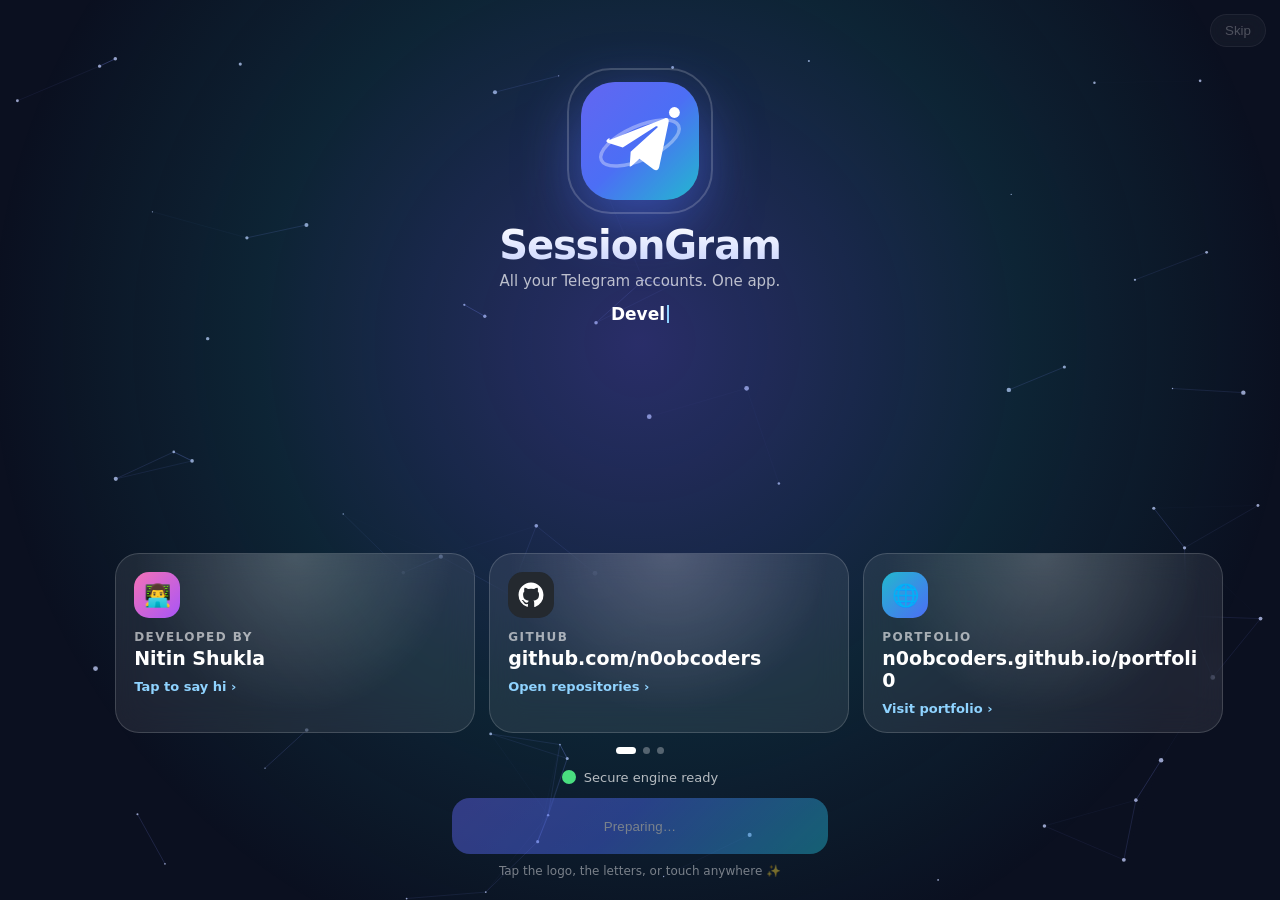
<file: static/intro.html>
<!doctype html>
<html lang="en">
<head>
<meta charset="utf-8">
<meta name="viewport" content="width=device-width, initial-scale=1, maximum-scale=1, viewport-fit=cover">
<meta name="theme-color" content="#0b1020">
<title>SessionGram</title>
<style>
  :root { --grad: linear-gradient(135deg, #6366f1 0%, #4c6ef5 45%, #22b8cf 100%); }
  * { box-sizing: border-box; -webkit-tap-highlight-color: transparent; }
  html, body { margin: 0; height: 100%; overflow: hidden; background: #0b1020; color: #fff;
    font-family: "Inter", Roboto, -apple-system, "Segoe UI", system-ui, sans-serif; -webkit-font-smoothing: antialiased; user-select: none; }
  canvas { position: fixed; inset: 0; width: 100%; height: 100%; }
  .glow { position: fixed; width: 120vmax; height: 120vmax; left: 50%; top: 38%; transform: translate(-50%, -50%);
    background: radial-gradient(circle, rgba(99,102,241,.35), rgba(34,184,207,.12) 35%, transparent 60%); pointer-events: none; animation: breathe 6s ease-in-out infinite; }
  @keyframes breathe { 50% { transform: translate(-50%, -50%) scale(1.08); opacity: .8; } }
  main { position: fixed; inset: 0; display: flex; flex-direction: column; align-items: center; padding: max(28px, env(safe-area-inset-top)) 0 max(22px, env(safe-area-inset-bottom)); }
  .skip { position: fixed; top: max(14px, env(safe-area-inset-top)); right: 14px; z-index: 5; color: rgba(255,255,255,.75); font: 600 14px inherit;
    background: rgba(255,255,255,.1); border: 1px solid rgba(255,255,255,.18); padding: 8px 14px; border-radius: 999px; backdrop-filter: blur(8px); }
  .skip:disabled { opacity: .35; }
  .logo { margin-top: 6vh; width: 118px; height: 118px; border-radius: 34px; position: relative; cursor: pointer;
    box-shadow: 0 20px 60px rgba(76,110,245,.55), 0 0 0 1px rgba(255,255,255,.15) inset; animation: drop .9s cubic-bezier(.2,1.4,.4,1) both; transition: transform .25s; }
  .logo svg { width: 100%; height: 100%; display: block; border-radius: 34px; }
  .logo.spin { animation: spinpop .9s cubic-bezier(.2,1.2,.4,1); }
  .logo::after { content: ""; position: absolute; inset: -14px; border-radius: 44px; border: 2px solid rgba(255,255,255,.18); animation: ring 2.4s ease-out infinite; }
  @keyframes ring { from { transform: scale(.9); opacity: 1; } to { transform: scale(1.25); opacity: 0; } }
  @keyframes drop { from { transform: translateY(-40px) scale(.5); opacity: 0; } }
  @keyframes spinpop { 50% { transform: rotate(200deg) scale(1.15); } to { transform: rotate(360deg); } }
  h1 { margin: 22px 0 4px; font-size: 40px; font-weight: 800; letter-spacing: -.03em; display: flex; }
  h1 span { display: inline-block; background: linear-gradient(180deg, #fff, #c7d2fe); -webkit-background-clip: text; background-clip: text; color: transparent;
    animation: letter .6s cubic-bezier(.2,1.5,.4,1) both; cursor: pointer; }
  h1 span.hop { animation: hop .5s cubic-bezier(.2,1.6,.4,1); }
  @keyframes letter { from { transform: translateY(30px) rotate(12deg); opacity: 0; } }
  @keyframes hop { 40% { transform: translateY(-16px) scale(1.2); } }
  .tag { color: rgba(255,255,255,.7); font-size: 15px; margin-bottom: 4px; animation: fadeup .8s .9s both; }
  .credit { font-size: 17px; min-height: 26px; color: #fff; font-weight: 600; margin-top: 10px; }
  .credit .cur { display: inline-block; width: 2px; height: 18px; background: #8fd3ff; margin-left: 2px; vertical-align: -3px; animation: blink 1s infinite; }
  @keyframes blink { 50% { opacity: 0; } }
  @keyframes fadeup { from { transform: translateY(12px); opacity: 0; } }
  .cards { margin-top: auto; width: 100%; display: flex; gap: 14px; overflow-x: auto; scroll-snap-type: x mandatory; padding: 18px 9vw 10px; scrollbar-width: none; perspective: 900px; }
  .cards::-webkit-scrollbar { display: none; }
  .card { flex: none; width: 82vw; max-width: 360px; scroll-snap-align: center; border-radius: 24px; padding: 18px 18px 16px; text-decoration: none; color: #fff;
    background: rgba(255,255,255,.08); border: 1px solid rgba(255,255,255,.16); backdrop-filter: blur(16px); -webkit-backdrop-filter: blur(16px);
    transform-style: preserve-3d; transition: transform .15s ease-out, background .2s; position: relative; overflow: hidden; animation: fadeup .7s both; }
  .card:nth-child(1) { animation-delay: 1.4s; } .card:nth-child(2) { animation-delay: 1.55s; } .card:nth-child(3) { animation-delay: 1.7s; }
  .card:active { background: rgba(255,255,255,.14); }
  .card .shine { position: absolute; inset: 0; pointer-events: none; background: radial-gradient(400px circle at var(--mx, 50%) var(--my, 0%), rgba(255,255,255,.18), transparent 40%); }
  .card .ic { width: 46px; height: 46px; border-radius: 15px; display: grid; place-items: center; font-size: 22px; margin-bottom: 12px; transform: translateZ(30px); }
  .card .k { font-size: 12px; text-transform: uppercase; letter-spacing: .12em; color: rgba(255,255,255,.6); font-weight: 700; }
  .card .v { font-size: 19px; font-weight: 700; margin-top: 3px; word-break: break-all; transform: translateZ(20px); }
  .card .go { margin-top: 10px; font-size: 13px; color: #8fd3ff; font-weight: 600; }
  .dots { display: flex; gap: 7px; justify-content: center; margin: 4px 0 14px; }
  .dots i { width: 7px; height: 7px; border-radius: 4px; background: rgba(255,255,255,.3); transition: width .2s, background .2s; }
  .dots i.on { width: 20px; background: #fff; }
  .foot { width: 100%; max-width: 420px; padding: 0 22px; animation: fadeup .7s 1.9s both; }
  .status { display: flex; align-items: center; justify-content: center; gap: 8px; font-size: 13px; color: rgba(255,255,255,.7); margin-bottom: 12px; min-height: 18px; text-align: center; }
  .status .sp { width: 14px; height: 14px; border-radius: 50%; border: 2px solid rgba(255,255,255,.3); border-top-color: #fff; animation: rot .8s linear infinite; flex: none; }
  .status.ok .sp { animation: none; border-color: #4ade80; background: #4ade80; }
  .status.bad { color: #fca5a5; } .status.bad .sp { display: none; }
  @keyframes rot { to { transform: rotate(360deg); } }
  .enter { width: 100%; height: 56px; border: 0; border-radius: 18px; background: var(--grad); color: #fff; font: 700 17px inherit; letter-spacing: .01em; position: relative; overflow: hidden;
    box-shadow: 0 14px 34px rgba(76,110,245,.5); transition: transform .12s, opacity .2s; }
  .enter:disabled { opacity: .45; box-shadow: none; }
  .enter:active:not(:disabled) { transform: scale(.98); }
  .enter .fill { position: absolute; left: 0; top: 0; bottom: 0; width: 0; background: rgba(255,255,255,.18); }
  .enter span { position: relative; }
  .ripple { position: absolute; border-radius: 50%; background: rgba(255,255,255,.5); transform: scale(0); animation: rip .6s ease-out; pointer-events: none; }
  @keyframes rip { to { transform: scale(4); opacity: 0; } }
  .hint { text-align: center; color: rgba(255,255,255,.45); font-size: 12px; margin-top: 10px; }
  .bye { animation: bye .45s ease-in forwards; }
  @keyframes bye { to { opacity: 0; transform: scale(1.06); filter: blur(6px); } }
  @media (max-height: 640px) { .logo { width: 90px; height: 90px; margin-top: 2vh; } h1 { font-size: 32px; margin-top: 14px; } }
  @media (prefers-reduced-motion: reduce) { *, *::before, *::after { animation-duration: .01s !important; animation-iteration-count: 1 !important; } }
</style>
</head>
<body>
<canvas id="fx"></canvas>
<div class="glow"></div>
<button class="skip" id="skip" disabled>Skip</button>
<main id="main">
  <div class="logo" id="logo" title="Tap me">
    <svg viewBox="0 0 240 240"><defs><linearGradient id="g" x1="0" y1="0" x2="1" y2="1"><stop offset="0" stop-color="#6366f1"/><stop offset=".5" stop-color="#4c6ef5"/><stop offset="1" stop-color="#22b8cf"/></linearGradient></defs><rect width="240" height="240" rx="64" fill="url(#g)"/><ellipse cx="120" cy="124" rx="86" ry="34" fill="none" stroke="#fff" stroke-opacity=".35" stroke-width="7" transform="rotate(-24 120 124)"/><path fill="#fff" d="M58 118l112-44c6-2 10 1 8 9l-19 90c-2 7-6 8-11 5l-29-22-14 13c-2 2-3 3-6 3l2-30 54-49c3-2-1-4-4-2l-66 42-29-9c-6-2-6-6 2-10z"/><circle cx="190" cy="62" r="11" fill="#fff"/></svg>
  </div>
  <h1 id="title"></h1>
  <div class="tag">All your Telegram accounts. One app.</div>
  <div class="credit" id="credit"><span id="ctext"></span><span class="cur"></span></div>

  <div class="cards" id="cards">
    <a class="card" href="https://github.com/n0obcoders" data-i="0" data-link="1">
      <div class="shine"></div>
      <div class="ic" style="background:linear-gradient(135deg,#f472b6,#a855f7)">👨‍💻</div>
      <div class="k">Developed by</div><div class="v">Nitin Shukla</div>
      <div class="go">Tap to say hi ›</div>
    </a>
    <a class="card" href="https://github.com/n0obcoders" data-i="1" data-link="1">
      <div class="shine"></div>
      <div class="ic" style="background:#24292f"><svg viewBox="0 0 24 24" width="26" height="26" fill="#fff"><path d="M12 .5C5.65.5.5 5.65.5 12a11.5 11.5 0 007.86 10.92c.58.1.79-.25.79-.56v-2c-3.2.7-3.87-1.37-3.87-1.37-.53-1.33-1.28-1.69-1.28-1.69-1.05-.72.08-.7.08-.7 1.16.08 1.77 1.19 1.77 1.19 1.03 1.77 2.71 1.26 3.37.96.1-.75.4-1.26.73-1.55-2.55-.29-5.24-1.28-5.24-5.68 0-1.26.45-2.28 1.19-3.09-.12-.29-.52-1.46.11-3.05 0 0 .97-.31 3.17 1.18a11 11 0 015.77 0c2.2-1.49 3.17-1.18 3.17-1.18.63 1.59.23 2.76.11 3.05.74.81 1.19 1.83 1.19 3.09 0 4.41-2.69 5.39-5.25 5.67.41.36.78 1.06.78 2.14v3.17c0 .31.21.67.8.56A11.5 11.5 0 0023.5 12C23.5 5.65 18.35.5 12 .5z"/></svg></div>
      <div class="k">GitHub</div><div class="v">github.com/n0obcoders</div>
      <div class="go">Open repositories ›</div>
    </a>
    <a class="card" href="https://n0obcoders.github.io/portfoli0/" data-i="2" data-link="1">
      <div class="shine"></div>
      <div class="ic" style="background:linear-gradient(135deg,#22b8cf,#4c6ef5)">🌐</div>
      <div class="k">Portfolio</div><div class="v">n0obcoders.github.io/portfoli0</div>
      <div class="go">Visit portfolio ›</div>
    </a>
  </div>
  <div class="dots" id="dots"><i class="on"></i><i></i><i></i></div>

  <div class="foot">
    <div class="status" id="status"><div class="sp"></div><span id="stext">Starting the secure engine…</span></div>
    <button class="enter" id="enter" disabled><div class="fill" id="fill"></div><span id="etext">Preparing…</span></button>
    <div class="hint">Tap the logo, the letters, or touch anywhere ✨</div>
  </div>
</main>
<script>
'use strict';
const bridge = window.SGBridge || null;          // present inside the Android app
const $ = (id) => document.getElementById(id);
let ready = !bridge, entered = false, interacted = false;

// ---------- title letters (tap each to make it hop)
'SessionGram'.split('').forEach((ch, i) => {
  const s = document.createElement('span'); s.textContent = ch; s.style.animationDelay = (0.25 + i * 0.05) + 's';
  s.addEventListener('pointerdown', (e) => { e.stopPropagation(); s.classList.remove('hop'); void s.offsetWidth; s.classList.add('hop'); burst(e.clientX, e.clientY, 14); });
  $('title').appendChild(s);
});

// ---------- typewriter credit, cycling through the three facts
const lines = ['Developed by Nitin Shukla', 'github.com/n0obcoders', 'n0obcoders.github.io/portfoli0'];
let li = 0;
async function typeLoop() {
  await sleep(1100);
  for (;;) {
    const t = lines[li % lines.length]; li++;
    for (let i = 1; i <= t.length; i++) { $('ctext').textContent = t.slice(0, i); await sleep(42); }
    await sleep(1900);
    for (let i = t.length; i >= 0; i--) { $('ctext').textContent = t.slice(0, i); await sleep(16); }
    await sleep(250);
  }
}
const sleep = (ms) => new Promise((r) => setTimeout(r, ms));
typeLoop();

// ---------- particle field that follows your finger
const cv = $('fx'), cx = cv.getContext('2d');
let W, H, P = [], ptr = { x: -9999, y: -9999, on: false };
const DPR = Math.min(window.devicePixelRatio || 1, 2);
function resize() { W = innerWidth; H = innerHeight; cv.width = W * DPR; cv.height = H * DPR; cx.setTransform(DPR, 0, 0, DPR, 0, 0); }
resize(); addEventListener('resize', resize);
const N = Math.min(70, Math.round(innerWidth * innerHeight / 9000));
for (let i = 0; i < N; i++) P.push({ x: Math.random() * W, y: Math.random() * H, vx: (Math.random() - .5) * .4, vy: (Math.random() - .5) * .4, r: Math.random() * 1.8 + .6, life: Infinity });
function burst(x, y, n = 24) {
  for (let i = 0; i < n; i++) { const a = Math.random() * Math.PI * 2, s = Math.random() * 4 + 1.5; P.push({ x, y, vx: Math.cos(a) * s, vy: Math.sin(a) * s, r: Math.random() * 2.4 + 1, life: 60 + Math.random() * 30, hue: 190 + Math.random() * 70 }); }
}
function frame() {
  cx.clearRect(0, 0, W, H);
  for (let i = P.length - 1; i >= 0; i--) {
    const p = P[i];
    if (ptr.on && p.life === Infinity) { const dx = ptr.x - p.x, dy = ptr.y - p.y, d = Math.hypot(dx, dy); if (d < 160) { p.vx += dx / d * .06; p.vy += dy / d * .06; } }
    p.vx *= .985; p.vy *= .985; p.x += p.vx; p.y += p.vy;
    if (p.life !== Infinity) { p.life--; if (p.life <= 0) { P.splice(i, 1); continue; } }
    else { if (p.x < 0 || p.x > W) p.vx *= -1; if (p.y < 0 || p.y > H) p.vy *= -1; if (Math.abs(p.vx) < .05) p.vx += (Math.random() - .5) * .1; if (Math.abs(p.vy) < .05) p.vy += (Math.random() - .5) * .1; }
    cx.beginPath(); cx.arc(p.x, p.y, p.r, 0, 7);
    cx.fillStyle = p.life === Infinity ? 'rgba(199,210,254,.75)' : `hsla(${p.hue},90%,70%,${Math.min(1, p.life / 40)})`; cx.fill();
  }
  const base = P.filter((p) => p.life === Infinity);
  for (let i = 0; i < base.length; i++) for (let j = i + 1; j < base.length; j++) {
    const a = base[i], b = base[j], d = Math.hypot(a.x - b.x, a.y - b.y);
    if (d < 110) { cx.strokeStyle = `rgba(129,140,248,${(1 - d / 110) * .35})`; cx.lineWidth = 1; cx.beginPath(); cx.moveTo(a.x, a.y); cx.lineTo(b.x, b.y); cx.stroke(); }
  }
  if (!entered) requestAnimationFrame(frame);
}
requestAnimationFrame(frame);
addEventListener('pointerdown', (e) => { interacted = true; ptr = { x: e.clientX, y: e.clientY, on: true }; if (!e.target.closest('.card,button')) burst(e.clientX, e.clientY, 10); });
addEventListener('pointermove', (e) => { if (ptr.on) { ptr.x = e.clientX; ptr.y = e.clientY; } });
addEventListener('pointerup', () => { ptr.on = false; });
addEventListener('pointercancel', () => { ptr.on = false; });

// ---------- logo: tap to spin + burst
$('logo').addEventListener('pointerdown', (e) => {
  e.stopPropagation(); interacted = true;
  const l = $('logo'); l.classList.remove('spin'); void l.offsetWidth; l.classList.add('spin');
  const r = l.getBoundingClientRect(); burst(r.left + r.width / 2, r.top + r.height / 2, 40);
  if (navigator.vibrate) try { navigator.vibrate(15); } catch { }
});

// ---------- cards: 3D tilt under the finger / with the phone's motion, dots follow the carousel
const cards = [...document.querySelectorAll('.card')];
cards.forEach((c) => {
  c.addEventListener('pointermove', (e) => {
    const r = c.getBoundingClientRect(), x = (e.clientX - r.left) / r.width, y = (e.clientY - r.top) / r.height;
    c.style.transform = `rotateY(${(x - .5) * 16}deg) rotateX(${(.5 - y) * 14}deg) translateZ(6px)`;
    c.style.setProperty('--mx', x * 100 + '%'); c.style.setProperty('--my', y * 100 + '%');
  });
  c.addEventListener('pointerleave', () => { c.style.transform = ''; });
  c.addEventListener('click', (e) => {
    interacted = true;
    if (bridge && bridge.openUrl) { e.preventDefault(); bridge.openUrl(c.href); }
  });
});
addEventListener('deviceorientation', (e) => {
  if (e.gamma == null) return;
  const gx = Math.max(-20, Math.min(20, e.gamma)), gy = Math.max(-20, Math.min(20, (e.beta || 0) - 40));
  cards.forEach((c) => { if (!c.matches(':hover')) c.style.transform = `rotateY(${gx * .5}deg) rotateX(${-gy * .4}deg)`; });
});
const strip = $('cards');
strip.addEventListener('scroll', () => {
  const i = Math.round(strip.scrollLeft / (cards[0].offsetWidth + 14));
  [...$('dots').children].forEach((d, k) => d.classList.toggle('on', k === i));
  interacted = true;
}, { passive: true });
// gently show off the carousel once
setTimeout(() => { if (!interacted) strip.scrollTo({ left: cards[0].offsetWidth + 14, behavior: 'smooth' }); }, 3600);
setTimeout(() => { if (!interacted) strip.scrollTo({ left: 2 * (cards[0].offsetWidth + 14), behavior: 'smooth' }); }, 5600);

// ---------- entering the app
const MIN_SHOW = 2600, AUTO_AFTER = 9000, t0 = Date.now();
function setStatus(text, cls) { $('stext').textContent = text; $('status').className = 'status ' + (cls || ''); }
function refreshButton() {
  const canGo = ready && Date.now() - t0 > MIN_SHOW;
  $('enter').disabled = !canGo; $('skip').disabled = !canGo;
  $('etext').textContent = canGo ? 'Enter SessionGram' : 'Preparing…';
}
setInterval(() => {
  refreshButton();
  if (!ready || entered) return;
  const left = AUTO_AFTER - (Date.now() - t0);
  $('fill').style.width = interacted ? '0' : Math.min(100, 100 - left / (AUTO_AFTER - MIN_SHOW) * 100) + '%';
  if (left <= 0 && !interacted) enter();
}, 100);
function enter(e) {
  if (entered || !ready) return;
  entered = true;
  if (e && e.currentTarget === $('enter')) {
    const b = $('enter'), r = b.getBoundingClientRect(), s = document.createElement('i'); s.className = 'ripple';
    s.style.width = s.style.height = r.width + 'px'; s.style.left = (e.clientX - r.left - r.width / 2) + 'px'; s.style.top = (e.clientY - r.top - r.width / 2) + 'px'; b.appendChild(s);
  }
  $('main').classList.add('bye');
  setTimeout(() => {
    if (bridge) bridge.enter();
    else { try { sessionStorage.setItem('sg_intro_seen', '1'); } catch { } location.replace('/'); }
  }, 420);
}
$('enter').addEventListener('click', enter);
$('skip').addEventListener('click', enter);

// Called by the Android app while the Telegram engine starts.
window.sgServerReady = () => { ready = true; setStatus('Secure engine ready', 'ok'); refreshButton(); };
window.sgServerError = (msg) => { setStatus(msg || 'SessionGram could not start', 'bad'); $('etext').textContent = 'Could not start'; };
window.sgServerSlow = () => setStatus('Still starting… the first launch takes a little longer');
if (ready) window.sgServerReady();
</script>
</body>
</html>
</file>
